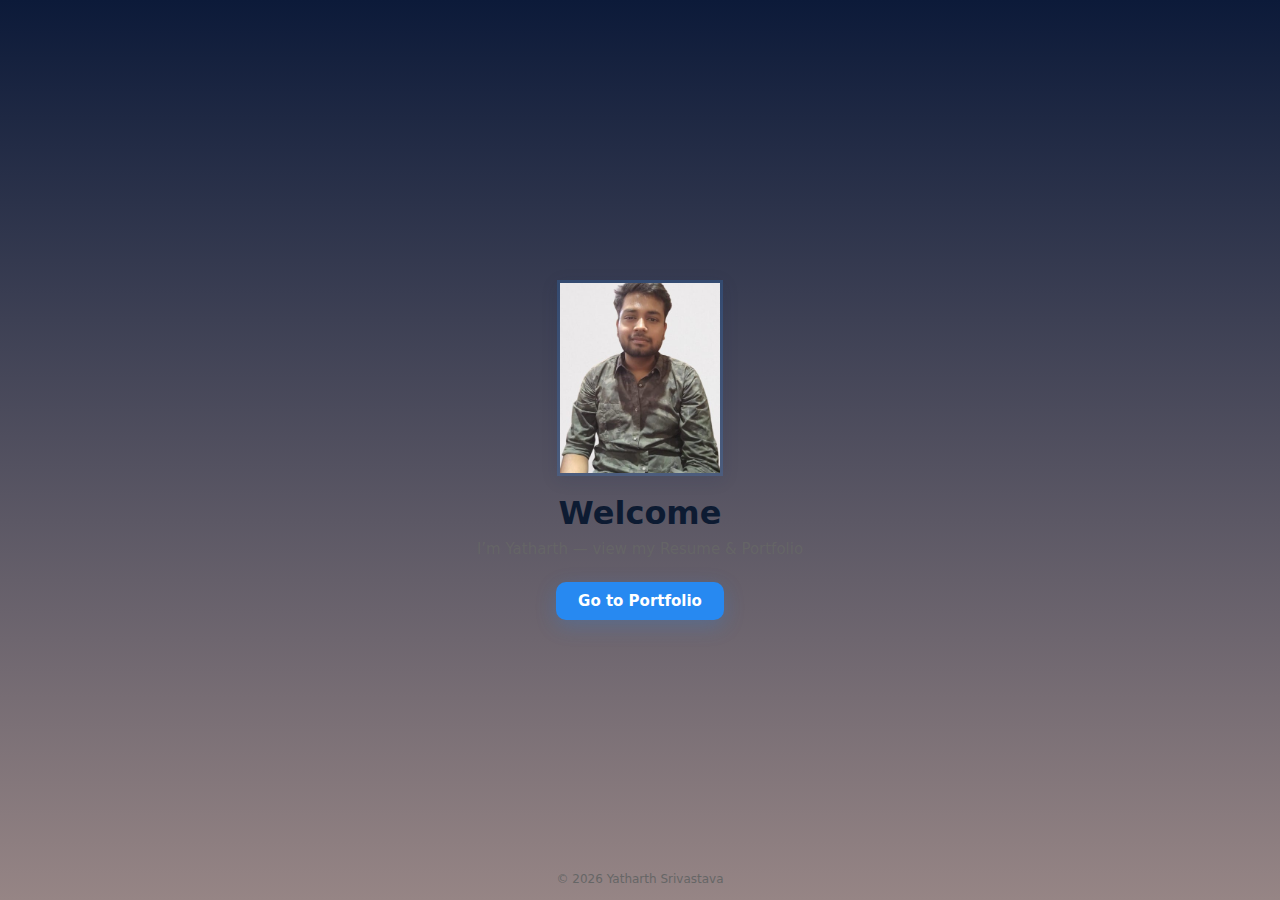
<file: index.html>
<!doctype html>
<html lang="en">
<head>
  <meta charset="utf-8">
  <meta name="viewport" content="width=device-width,initial-scale=1">
  <title>Welcome — Yatharth</title>

  <style>
    :root {
      --accent:#2789f1;
      --bg:#010308;
      --text:#123;
    }

    body {
      margin: 0;
      height: 100vh;
      display: flex;
      justify-content: center;
      align-items: center;
      flex-direction: column;
      font-family: Inter, system-ui, sans-serif;
      background: linear-gradient(180deg, #0c1a39 0%, #968585 100%);
      color: var(--text);
      text-align: center;
    }

    img {
      width: 160px;
      height: 190px;
      border-radius: 0%;
      object-fit: cover;
      border:  solid rgba(39,137,241,0.2);
      margin-bottom: 18px;
      box-shadow: 0 4px 16px rgba(28, 43, 84, 0.12);
    }

    h1 {
      margin: 0;
      font-size: 32px;
      font-weight: 700;
      color: #0d1b32;
    }

    p {
      margin-top: 8px;
      font-size: 15px;
      color: #666;
      opacity: 0.9;
      margin-bottom: 24px;
    }

    .btn {
      padding: 10px 22px;
      font-size: 15px;
      font-weight: 600;
      text-decoration: none;
      color: white;
      background: var(--accent);
      border-radius: 10px;
      box-shadow: 0 6px 20px rgba(39,137,241,0.25);
      transition: 0.2s;
    }

    .btn:hover {
      transform: translateY(-2px);
      box-shadow: 0 10px 26px rgba(39,137,241,0.35);
    }

    footer {
      position: absolute;
      bottom: 14px;
      font-size: 12px;
      color: #666;
    }
  </style>
</head>
<body>

  <!-- Profile Photo -->
  <img src="ME.jpg" alt="Profile Photo">

  <!-- Heading -->
  <h1>Welcome</h1>
  <p>I’m Yatharth — view my Resume & Portfolio</p>

  <!-- Linked Button -->
  <a href="portfolio1.html" class="btn">Go to Portfolio</a>

  <footer>© <span id="year"></span> Yatharth Srivastava</footer>

  <script>
    document.getElementById("year").textContent = new Date().getFullYear();
  </script>

</body>
</html>
</file>
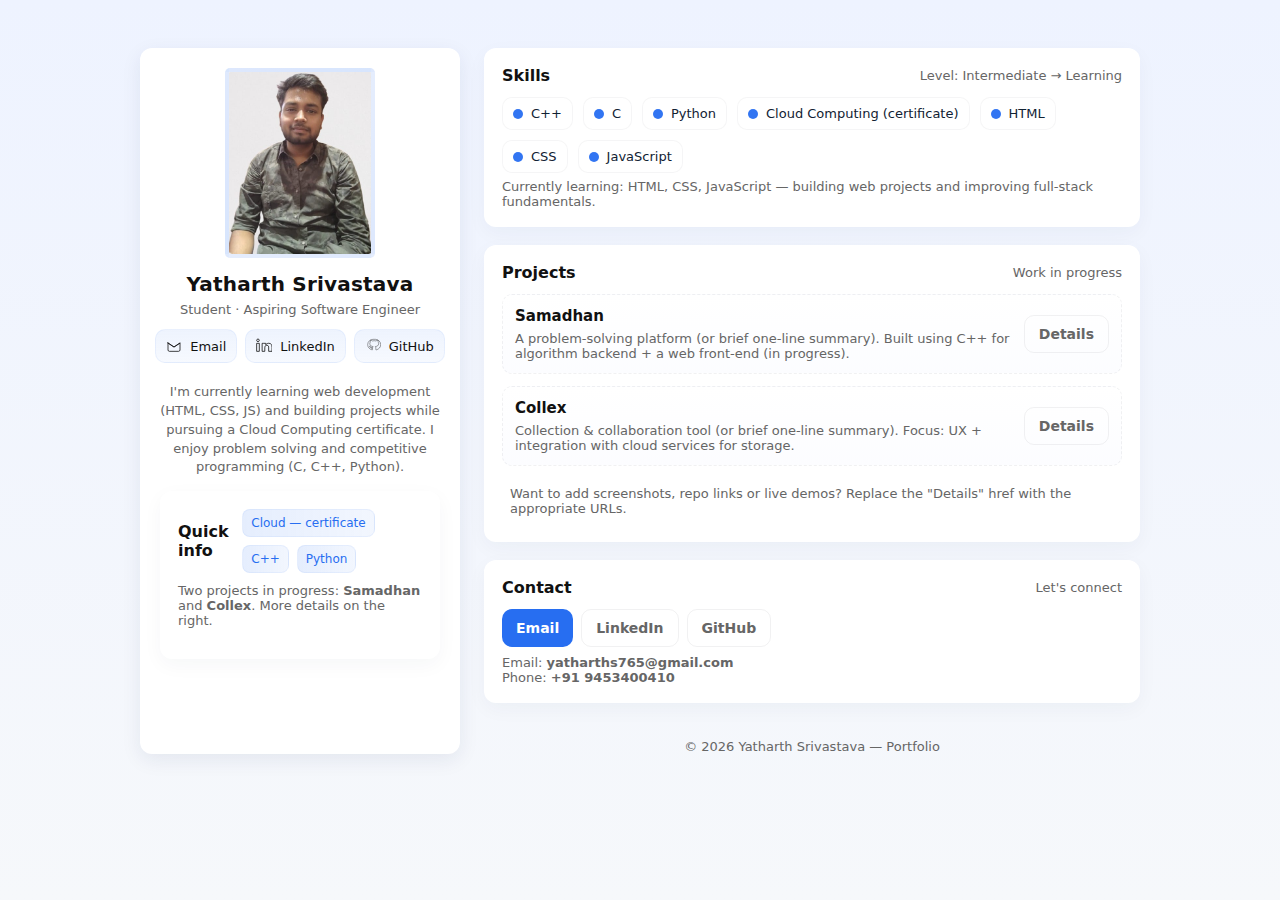
<file: portfolio.html>
<!doctype html>
<html lang="en">
<head>
  <meta charset="utf-8" />
  <meta name="viewport" content="width=device-width,initial-scale=1" />
  <title>Yatharth Srivastava — Portfolio</title>
  <style>
    :root{
      --accent:#276EF1;
      --muted:#666;
      --bg:#f6f8fb;
      --card:#ffffff;
      --glass: rgba(255,255,255,0.6);
      --radius:12px;
    }

    *{box-sizing:border-box}
    html,body{height:100%}
    body{
      margin:0;
      font-family: Inter, system-ui, -apple-system, "Segoe UI", Roboto, "Helvetica Neue", Arial;
      background: linear-gradient(180deg, #eef3ff 0%, var(--bg) 100%);
      color:#111;
      -webkit-font-smoothing:antialiased;
      -moz-osx-font-smoothing:grayscale;
      padding:24px;
    }

    .wrap{
      max-width:1000px;
      margin:24px auto;
      display:grid;
      grid-template-columns: 320px 1fr;
      gap:24px;
    }

    /* left column card */
    .profile{
      background:var(--card);
      padding:20px;
      border-radius:var(--radius);
      box-shadow: 0 6px 20px rgba(28,43,84,0.08);
      display:flex;
      flex-direction:column;
      align-items:center;
      text-align:center;
    }

    .photo{
      width:150px;
      height:190px;
      border-radius:5px;
      overflow:hidden;
      margin-bottom:14px;
      border:4px solid rgba(39,110,241,0.12);
      background:linear-gradient(135deg,#fff,#f0f6ff);
    }
    .photo img{width:100%;height:100%;object-fit:cover;display:block}

    h1{
      font-size:20px;
      margin:0 0 6px 0;
      letter-spacing:0.2px;
    }
    .role{
      color:var(--muted);
      font-size:13px;
      margin-bottom:12px;
    }

    .contact{
      width:100%;
      display:flex;
      gap:8px;
      justify-content:center;
      margin-bottom:12px;
    }
    .contact a{
      display:inline-flex;
      align-items:center;
      gap:8px;
      padding:8px 10px;
      border-radius:10px;
      text-decoration:none;
      color:inherit;
      font-size:13px;
      background: linear-gradient(180deg, rgba(39,110,241,0.08), rgba(39,110,241,0.04));
      border:1px solid rgba(39,110,241,0.06);
    }
    .contact a svg{width:16px;height:16px;display:block}

    .about{
      font-size:13px;
      color:var(--muted);
      margin-top:8px;
      line-height:1.45;
    }

    .card{
      background:var(--card);
      padding:18px;
      border-radius:var(--radius);
      box-shadow: 0 6px 20px rgba(28,43,84,0.04);
    }

    /* right column content */
    .right{
      display:flex;
      flex-direction:column;
      gap:18px;
    }

    .section-title{
      display:flex;
      align-items:center;
      justify-content:space-between;
      margin-bottom:12px;
    }
    .section-title h2{margin:0;font-size:16px}
    .skills-grid{
      display:flex;
      flex-wrap:wrap;
      gap:10px;
    }
    .skill{
      background:var(--glass);
      padding:8px 10px;
      border-radius:10px;
      font-size:13px;
      color:#123;
      border:1px solid rgba(2,6,23,0.04);
      display:inline-flex;
      align-items:center;
      gap:8px;
    }
    .skill .dot{
      width:10px;height:10px;border-radius:50%;
      background:var(--accent);
      opacity:.95;
    }

    .learning{font-size:13px;color:var(--muted);margin-top:6px}

    .project{
      display:grid;
      grid-template-columns:1fr auto;
      gap:12px;
      align-items:center;
      padding:12px;
      border-radius:10px;
      border:1px dashed rgba(16,24,40,0.06);
      background:linear-gradient(180deg, rgba(255,255,255,0.6), rgba(250,251,255,0.6));
    }
    .project h3{margin:0;font-size:15px}
    .project p{margin:6px 0 0 0;color:var(--muted);font-size:13px}

    .badges{
      display:flex;
      gap:8px;
      flex-wrap:wrap;
    }

    .badge{
      padding:6px 8px;
      border-radius:8px;
      font-size:12px;
      background:linear-gradient(90deg, rgba(39,110,241,0.12), rgba(39,110,241,0.06));
      border:1px solid rgba(39,110,241,0.06);
      color:var(--accent);
    }

    .cta{
      display:flex;
      gap:12px;
      margin-top:12px;
    }
    .btn{
      padding:10px 14px;
      border-radius:10px;
      background:var(--accent);
      color:white;
      text-decoration:none;
      font-weight:600;
      font-size:14px;
      border:none;
      display:inline-flex;
      align-items:center;
      gap:8px;
    }
    .outline{
      background:transparent;
      border:1px solid rgba(16,24,40,0.06);
      color:var(--muted);
      font-weight:600;
    }

    footer{
      margin-top:18px;
      text-align:center;
      font-size:13px;
      color:var(--muted);
    }

    /* responsive */
    @media (max-width:880px){
      .wrap{grid-template-columns:1fr; padding:0 12px}
      .photo{width:120px;height:120px}
    }

  </style>
</head>
<body>
  <div class="wrap">
    <!-- LEFT: Profile -->
    <aside class="profile">
      <div class="photo">
        <!-- Replace "photo.jpg" with your own photo filename or URL -->
        <img src="ME.jpg" alt="Yatharth Srivastava's photo">
      </div>

      <h1>Yatharth Srivastava</h1>
      <div class="role">Student · Aspiring Software Engineer</div>

      <div class="contact" aria-label="contact links">
        <!-- Replace href values with your real accounts -->
        <a href="https://mail.google.com/mail/u/0/#inbox?compose=new" title="Email">
          <!-- email icon -->
          <svg viewBox="0 0 24 24" fill="none" xmlns="http://www.w3.org/2000/svg" aria-hidden>
            <path d="M3 7.5L12 13.5L21 7.5V18C21 19.1046 20.1046 20 19 20H5C3.89543 20 3 19.1046 3 18V7.5Z" stroke="currentColor" stroke-width="1.2" stroke-linecap="round" stroke-linejoin="round"/>
            <path d="M21 7.5L12 13.5L3 7.5" stroke="currentColor" stroke-width="1.2" stroke-linecap="round" stroke-linejoin="round"/>
          </svg>
          Email
        </a>

        <a href="https://www.linkedin.com/in/yatharth-srivastava-649518306/" target="_blank" rel="noopener" title="LinkedIn">
          <!-- linkedin icon -->
          <svg viewBox="0 0 24 24" fill="none" xmlns="http://www.w3.org/2000/svg" aria-hidden>
            <path d="M4.98 3.5C4.98 4.60457 4.08457 5.5 2.98 5.5C1.87543 5.5 0.98 4.60457 0.98 3.5C0.98 2.39543 1.87543 1.5 2.98 1.5C4.08457 1.5 4.98 2.39543 4.98 3.5Z" stroke="currentColor" stroke-width="1.2"/>
            <path d="M0.98 8H4.98V20H0.98V8Z" stroke="currentColor" stroke-width="1.2"/>
            <path d="M10.98 8H14.68V10.02H14.74C15.36 9.02 16.9 7.9 19.04 7.9C23 7.9 24 10.44 24 14.18V20H19V14.92C19 13.1 18.96 10.86 16.34 10.86C13.68 10.86 13.2 12.78 13.2 14.74V20H9.2V8H10.98Z" stroke="currentColor" stroke-width="1.2"/>
          </svg>
          LinkedIn
        </a>

        <a href="https://github.com/yatharth-0108" target="_blank" rel="noopener" title="GitHub">
          <!-- github icon -->
          <svg viewBox="0 0 24 24" fill="none" xmlns="http://www.w3.org/2000/svg" aria-hidden>
            <path d="M12 2C7.61 2 4 5.61 4 10C4 13.87 6.87 16.98 10.64 17.78C11.14 17.84 11.34 17.54 11.34 17.26C11.34 17.02 11.33 16.25 11.33 15.4C8.79 15.98 8.14 14.28 8.14 14.28C7.66 13.18 7 12.9 7 12.9C6.06 12.34 7.07 12.35 7.07 12.35C8.1 12.42 8.62 13.39 8.62 13.39C9.52 14.97 11.04 14.5 11.63 14.24C11.7 13.57 11.95 13.14 12.23 12.86C9.8 12.58 7.22 11.66 7.22 8.46C7.22 7.47 7.57 6.68 8.18 6.06C8.09 5.78 7.78 4.84 8.26 3.49C8.26 3.49 9.12 3.18 11.34 4.45C12.14 4.19 13 4.06 13.86 4.06C14.72 4.06 15.58 4.19 16.38 4.45C18.6 3.18 19.46 3.49 19.46 3.49C19.94 4.84 19.63 5.78 19.54 6.06C20.15 6.68 20.5 7.47 20.5 8.46C20.5 11.67 17.92 12.58 15.48 12.85C15.87 13.18 16.22 13.82 16.22 14.82C16.22 16.28 16.2 17.44 16.2 17.26C16.2 17.54 16.4 17.84 16.9 17.78C20.67 16.97 23.54 13.86 23.54 10C23.54 5.61 19.93 2 15.54 2H12Z" stroke="currentColor" stroke-width="0.6"/>
          </svg>
          GitHub
        </a>
      </div>

      <div class="about">
        I'm currently learning web development (HTML, CSS, JS) and building projects while pursuing a Cloud Computing certificate. I enjoy problem solving and competitive programming (C, C++, Python).
      </div>

      <div style="width:100%;margin-top:14px">
        <div class="card" style="text-align:left">
          <div style="display:flex;justify-content:space-between;align-items:center">
            <strong>Quick info</strong>
            <div class="badges">
              <span class="badge">Cloud — certificate</span>
              <span class="badge">C++</span>
              <span class="badge">Python</span>
            </div>
          </div>
          <p style="margin-top:10px;font-size:13px;color:var(--muted)">Two projects in progress: <strong>Samadhan</strong> and <strong>Collex</strong>. More details on the right.</p>
        </div>
      </div>

    </aside>

    <!-- RIGHT: Main content -->
    <main class="right">

      <section class="card">
        <div class="section-title">
          <h2>Skills</h2>
          <div style="font-size:13px;color:var(--muted)">Level: Intermediate → Learning</div>
        </div>

        <div class="skills-grid" aria-hidden>
          <div class="skill"><span class="dot"></span> C++</div>
          <div class="skill"><span class="dot"></span> C</div>
          <div class="skill"><span class="dot"></span> Python</div>
          <div class="skill"><span class="dot"></span> Cloud Computing (certificate)</div>
          <div class="skill"><span class="dot"></span> HTML</div>
          <div class="skill"><span class="dot"></span> CSS</div>
          <div class="skill"><span class="dot"></span> JavaScript</div>
        </div>

        <div class="learning">Currently learning: HTML, CSS, JavaScript — building web projects and improving full-stack fundamentals.</div>
      </section>

      <section class="card">
        <div class="section-title">
          <h2>Projects</h2>
          <div style="font-size:13px;color:var(--muted)">Work in progress</div>
        </div>

        <div style="display:flex;flex-direction:column;gap:12px">
          <article class="project" aria-labelledby="p1">
            <div>
              <h3 id="p1">Samadhan</h3>
              <p>A problem-solving platform (or brief one-line summary). Built using C++ for algorithm backend + a web front-end (in progress).</p>
            </div>
            <div style="text-align:right">
              <a class="btn outline" href="#" title="Samadhan repo or demo">Details</a>
            </div>
          </article>

          <article class="project" aria-labelledby="p2">
            <div>
              <h3 id="p2">Collex</h3>
              <p>Collection & collaboration tool (or brief one-line summary). Focus: UX + integration with cloud services for storage.</p>
            </div>
            <div style="text-align:right">
              <a class="btn outline" href="#" title="Collex repo or demo">Details</a>
            </div>
          </article>

          <div style="font-size:13px;color:var(--muted);padding:8px">
            Want to add screenshots, repo links or live demos? Replace the "Details" href with the appropriate URLs.
          </div>
        </div>
      </section>

      <section class="card">
        <div class="section-title">
          <h2>Contact</h2>
          <div style="font-size:13px;color:var(--muted)">Let's connect</div>
        </div>

        <div style="display:flex;flex-direction:column;gap:8px">
          <div style="display:flex;gap:8px;flex-wrap:wrap">
            <a class="btn" href="https://mail.google.com/mail/u/0/#inbox?compose=new">Email</a>
            <a class="btn outline" href="https://www.linkedin.com/in/yatharth-srivastava-649518306/" target="_blank" rel="noopener">LinkedIn</a>
            <a class="btn outline" href="https://github.com/yatharth-0108" target="_blank" rel="noopener">GitHub</a>
          </div>

          <div style="font-size:13px;color:var(--muted)">
            Email: <strong>yatharths765@gmail.com</strong><br>
            Phone: <strong>+91 9453400410</strong>
          </div>
        </div>
      </section>

      <footer>
        © <span id="year"></span> Yatharth Srivastava — Portfolio
      </footer>

    </main>
  </div>

  <script>
    document.getElementById('year').textContent = new Date().getFullYear();
  </script>
</body>
</html>
</file>
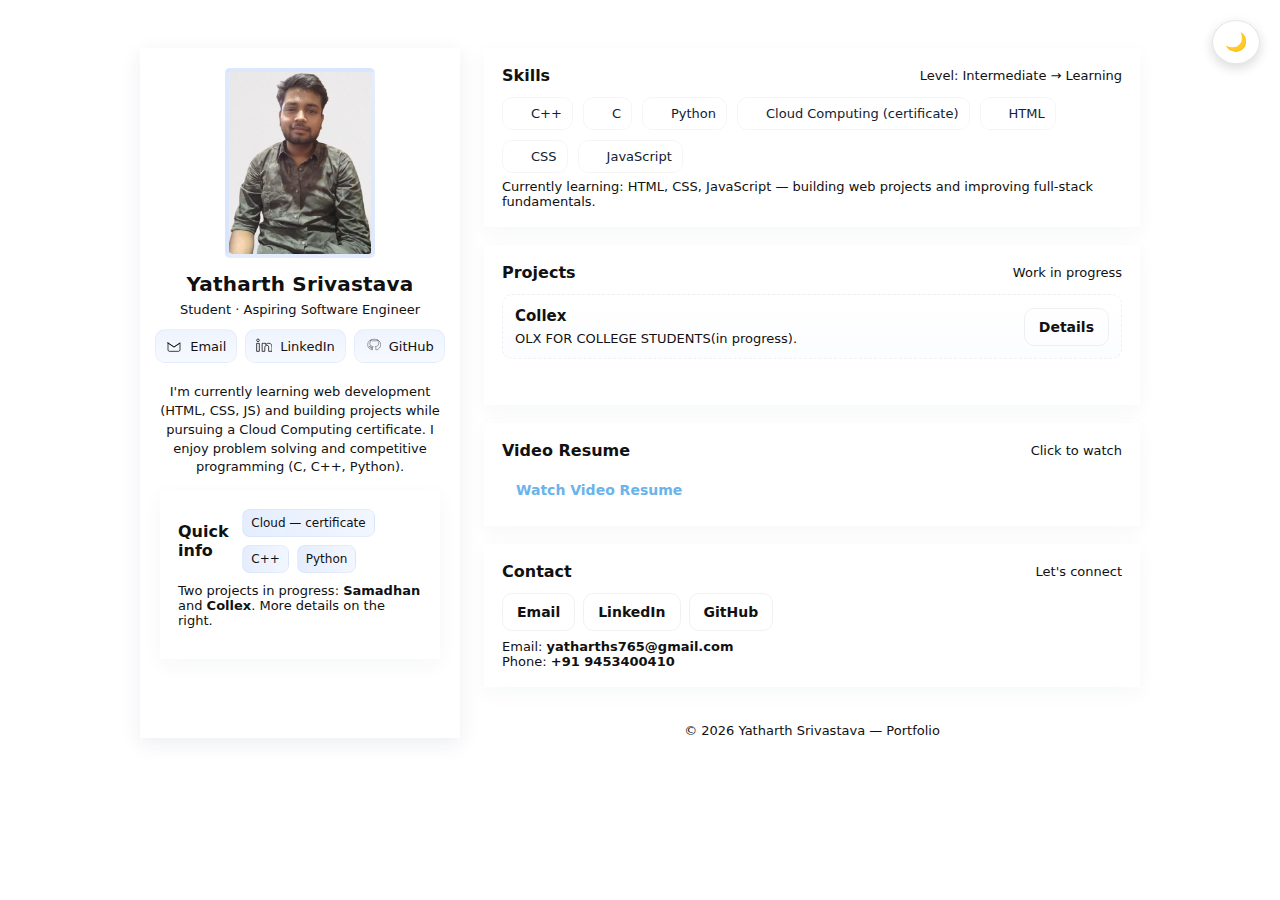
<file: portfolio1.html>
<!doctype html>
<html lang="en">
<head>
  <meta charset="utf-8" />
  <meta name="viewport" content="width=device-width,initial-scale=1" />
  <title>Yatharth Srivastava — Portfolio</title>
  <link rel="stylesheet" href="style.css" />
</head>
<body>

  <div class="wrap">
    <!-- LEFT: Profile -->
    <aside class="profile">
      <div class="photo">
        <!-- Replace "photo.jpg" with your own photo filename or URL -->
        <img src="ME.jpg" alt="Yatharth Srivastava's photo">
      </div>

      <h1>Yatharth Srivastava</h1>
      <div class="role">Student · Aspiring Software Engineer</div>

      <div class="contact" aria-label="contact links">
        <!-- Replace href values with your real accounts -->
        <a href="https://mail.google.com/mail/u/0/#inbox?compose=new" title="Email">
          <!-- email icon -->
          <svg viewBox="0 0 24 24" fill="none" xmlns="http://www.w3.org/2000/svg" aria-hidden>
            <path d="M3 7.5L12 13.5L21 7.5V18C21 19.1046 20.1046 20 19 20H5C3.89543 20 3 19.1046 3 18V7.5Z" stroke="currentColor" stroke-width="1.2" stroke-linecap="round" stroke-linejoin="round"/>
            <path d="M21 7.5L12 13.5L3 7.5" stroke="currentColor" stroke-width="1.2" stroke-linecap="round" stroke-linejoin="round"/>
          </svg>
          Email
        </a>

        <a href="https://www.linkedin.com/in/yatharth-srivastava-649518306/" target="_blank" rel="noopener" title="LinkedIn">
          <!-- linkedin icon -->
          <svg viewBox="0 0 24 24" fill="none" xmlns="http://www.w3.org/2000/svg" aria-hidden>
            <path d="M4.98 3.5C4.98 4.60457 4.08457 5.5 2.98 5.5C1.87543 5.5 0.98 4.60457 0.98 3.5C0.98 2.39543 1.87543 1.5 2.98 1.5C4.08457 1.5 4.98 2.39543 4.98 3.5Z" stroke="currentColor" stroke-width="1.2"/>
            <path d="M0.98 8H4.98V20H0.98V8Z" stroke="currentColor" stroke-width="1.2"/>
            <path d="M10.98 8H14.68V10.02H14.74C15.36 9.02 16.9 7.9 19.04 7.9C23 7.9 24 10.44 24 14.18V20H19V14.92C19 13.1 18.96 10.86 16.34 10.86C13.68 10.86 13.2 12.78 13.2 14.74V20H9.2V8H10.98Z" stroke="currentColor" stroke-width="1.2"/>
          </svg>
          LinkedIn
        </a>

        <a href="https://github.com/yatharth-0108" target="_blank" rel="noopener" title="GitHub">
          <!-- github icon -->
          <svg viewBox="0 0 24 24" fill="none" xmlns="http://www.w3.org/2000/svg" aria-hidden>
            <path d="M12 2C7.61 2 4 5.61 4 10C4 13.87 6.87 16.98 10.64 17.78C11.14 17.84 11.34 17.54 11.34 17.26C11.34 17.02 11.33 16.25 11.33 15.4C8.79 15.98 8.14 14.28 8.14 14.28C7.66 13.18 7 12.9 7 12.9C6.06 12.34 7.07 12.35 7.07 12.35C8.1 12.42 8.62 13.39 8.62 13.39C9.52 14.97 11.04 14.5 11.63 14.24C11.7 13.57 11.95 13.14 12.23 12.86C9.8 12.58 7.22 11.66 7.22 8.46C7.22 7.47 7.57 6.68 8.18 6.06C8.09 5.78 7.78 4.84 8.26 3.49C8.26 3.49 9.12 3.18 11.34 4.45C12.14 4.19 13 4.06 13.86 4.06C14.72 4.06 15.58 4.19 16.38 4.45C18.6 3.18 19.46 3.49 19.46 3.49C19.94 4.84 19.63 5.78 19.54 6.06C20.15 6.68 20.5 7.47 20.5 8.46C20.5 11.67 17.92 12.58 15.48 12.85C15.87 13.18 16.22 13.82 16.22 14.82C16.22 16.28 16.2 17.44 16.2 17.26C16.2 17.54 16.4 17.84 16.9 17.78C20.67 16.97 23.54 13.86 23.54 10C23.54 5.61 19.93 2 15.54 2H12Z" stroke="currentColor" stroke-width="0.6"/>
          </svg>
          GitHub
        </a>
      </div>

      <div class="about">
        I'm currently learning web development (HTML, CSS, JS) and building projects while pursuing a Cloud Computing certificate. I enjoy problem solving and competitive programming (C, C++, Python).
      </div>

      <div style="width:100%;margin-top:14px">
        <div class="card" style="text-align:left">
          <div style="display:flex;justify-content:space-between;align-items:center">
            <strong>Quick info</strong>
            <div class="badges">
              <a href="Screenshot 2025-12-05 002321.png" target="_blank" class="badge" style="text-decoration:none; cursor:pointer;">
  Cloud — certificate
</a>

              <span class="badge">C++</span>
              <span class="badge">Python</span>
            </div>
          </div>
          <p style="margin-top:10px;font-size:13px;color:var(--muted)">Two projects in progress: <strong>Samadhan</strong> and <strong>Collex</strong>. More details on the right.</p>
        </div>
      </div>

    </aside>

    <!-- RIGHT: Main content -->
    <main class="right">

      <section class="card">
        <div class="section-title">
          <h2>Skills</h2>
          <div style="font-size:13px;color:var(--muted)">Level: Intermediate → Learning</div>
        </div>

        <div class="skills-grid" aria-hidden>
          <div class="skill"><span class="dot"></span> C++</div>
          <div class="skill"><span class="dot"></span> C</div>
          <div class="skill"><span class="dot"></span> Python</div>
          <div class="skill"><span class="dot"></span> Cloud Computing (certificate)</div>
          <div class="skill"><span class="dot"></span> HTML</div>
          <div class="skill"><span class="dot"></span> CSS</div>
          <div class="skill"><span class="dot"></span> JavaScript</div>
        </div>

        <div class="learning">Currently learning: HTML, CSS, JavaScript — building web projects and improving full-stack fundamentals.</div>
      </section>

      <section class="card">
        <div class="section-title">
          <h2>Projects</h2>
          <div style="font-size:13px;color:var(--muted)">Work in progress</div>
        </div>

        <div style="display:flex;flex-direction:column;gap:12px">
    

         <article class="project" aria-labelledby="p2">
            <div>
              <h3 id="p2">Collex</h3>
              <p>OLX FOR COLLEGE STUDENTS(in progress).</p>
            </div>
            <div style="text-align:right">
              <a class="btn outline" href="WhatsApp Image 2025-11-02 at 23.15.53_64ecf247.jpg" title="Collex demo">Details</a>
            </div>
          </article>

          <div style="font-size:13px;color:var(--muted);padding:8px">
          </div>
        </div>
      </section>
      <section class="card">
  <div class="section-title">
    <h2>Video Resume</h2>
    <div style="font-size:13px;color:var(--muted)">Click to watch</div>
  </div>

  <a href="https://drive.google.com/file/d/14wabUkgr0It_l_4V0NfFPxO-iW4LlA0C/view?usp=drivesdk" target="_blank" class="btn" style="width:max-content;">
    Watch Video Resume
  </a>
</section>

      <section class="card">
        <div class="section-title">
          <h2>Contact</h2>
          <div style="font-size:13px;color:var(--muted)">Let's connect</div>
        </div>

        <div style="display:flex;flex-direction:column;gap:8px">
          <div style="display:flex;gap:8px;flex-wrap:wrap">
            <a class="btn outline" href="https://mail.google.com/mail/u/0/#inbox?compose=new">Email</a>
            <a class="btn outline" href="https://www.linkedin.com/in/yatharth-srivastava-649518306/" target="_blank" rel="noopener">LinkedIn</a>
            <a class="btn outline" href="https://github.com/yatharth-0108" target="_blank" rel="noopener">GitHub</a>
          </div>

          <div style="font-size:13px;color:var(--muted)">
            Email: <strong>yatharths765@gmail.com</strong><br>
            Phone: <strong>+91 9453400410</strong>
          </div>
        </div>
      </section>

      <footer>
        © <span id="year"></span> Yatharth Srivastava — Portfolio
      </footer>
      <button id="themeToggle" class="theme-toggle">🌙</button>



    </main>
  </div>

  <script>
  const toggle = document.getElementById('themeToggle');
  const body = document.body;

  // Load saved theme
  if (localStorage.getItem("theme") === "dark") {
    body.classList.add("dark");
    toggle.textContent = "☀️";
  }

  toggle.addEventListener("click", () => {
    body.classList.toggle("dark");

    if (body.classList.contains("dark")) {
      toggle.textContent = "☀️";
      localStorage.setItem("theme", "dark");
    } else {
      toggle.textContent = "🌙";
      localStorage.setItem("theme", "light");
    }
  });

  document.getElementById('year').textContent = new Date().getFullYear();
</script>

</body>
</html>
</file>
<file: style.css>
<style>
    :root{
      --accent:#276EF1;
      --muted:#666;
      --bg:#f6f8fb;
      --card:#ffffff;
      --glass: rgba(255,255,255,0.6);
      --radius:12px;
    }

    *{box-sizing:border-box}
    html,body{height:100%}
    body{
      margin:0;
      font-family: Inter, system-ui, -apple-system, "Segoe UI", Roboto, "Helvetica Neue", Arial;
      background: linear-gradient(180deg, #eef3ff 0%, var(--bg) 100%);
      color:#111;
      -webkit-font-smoothing:antialiased;
      -moz-osx-font-smoothing:grayscale;
      padding:24px;
    }

    .wrap{
      max-width:1000px;
      margin:24px auto;
      display:grid;
      grid-template-columns: 320px 1fr;
      gap:24px;
    }

    /* left column card */
    .profile{
      background:var(--card);
      padding:20px;
      border-radius:var(--radius);
      box-shadow: 0 6px 20px rgba(28,43,84,0.08);
      display:flex;
      flex-direction:column;
      align-items:center;
      text-align:center;
    }

    .photo{
      width:150px;
      height:190px;
      border-radius:5px;
      overflow:hidden;
      margin-bottom:14px;
      border:4px solid rgba(39,110,241,0.12);
      background:linear-gradient(135deg,#fff,#f0f6ff);
    }
    .photo img{width:100%;height:100%;object-fit:cover;display:block}

    h1{
      font-size:20px;
      margin:0 0 6px 0;
      letter-spacing:0.2px;
    }
    .role{
      color:var(--muted);
      font-size:13px;
      margin-bottom:12px;
    }

    .contact{
      width:100%;
      display:flex;
      gap:8px;
      justify-content:center;
      margin-bottom:12px;
    }
    .contact a{
      display:inline-flex;
      align-items:center;
      gap:8px;
      padding:8px 10px;
      border-radius:10px;
      text-decoration:none;
      color:inherit;
      font-size:13px;
      background: linear-gradient(180deg, rgba(39,110,241,0.08), rgba(39,110,241,0.04));
      border:1px solid rgba(39,110,241,0.06);
    }
    .contact a svg{width:16px;height:16px;display:block}

    .about{
      font-size:13px;
      color:var(--muted);
      margin-top:8px;
      line-height:1.45;
    }

    .card{
      background:var(--card);
      padding:18px;
      border-radius:var(--radius);
      box-shadow: 0 6px 20px rgba(28,43,84,0.04);
    }

    /* right column content */
    .right{
      display:flex;
      flex-direction:column;
      gap:18px;
    }

    .section-title{
      display:flex;
      align-items:center;
      justify-content:space-between;
      margin-bottom:12px;
    }
    .section-title h2{margin:0;font-size:16px}
    .skills-grid{
      display:flex;
      flex-wrap:wrap;
      gap:10px;
    }
    .skill{
      background:var(--glass);
      padding:8px 10px;
      border-radius:10px;
      font-size:13px;
      color:#123;
      border:1px solid rgba(2,6,23,0.04);
      display:inline-flex;
      align-items:center;
      gap:8px;
    }
    .skill .dot{
      width:10px;height:10px;border-radius:50%;
      background:var(--accent);
      opacity:.95;
    }

    .learning{font-size:13px;color:var(--muted);margin-top:6px}

    .project{
      display:grid;
      grid-template-columns:1fr auto;
      gap:12px;
      align-items:center;
      padding:12px;
      border-radius:10px;
      border:1px dashed rgba(16,24,40,0.06);
      background:linear-gradient(180deg, rgba(255,255,255,0.6), rgba(250,251,255,0.6));
    }
    .project h3{margin:0;font-size:15px}
    .project p{margin:6px 0 0 0;color:var(--muted);font-size:13px}

    .badges{
      display:flex;
      gap:8px;
      flex-wrap:wrap;
    }

    .badge{
      padding:6px 8px;
      border-radius:8px;
      font-size:12px;
      background:linear-gradient(90deg, rgba(39,110,241,0.12), rgba(39,110,241,0.06));
      border:1px solid rgba(39,110,241,0.06);
      color:var(--accent);
    }

    .cta{
      display:flex;
      gap:12px;
      margin-top:12px;
    }
    .btn{
      padding:10px 14px;
      border-radius:10px;
      background:var(--accent);
      color:rgb(106, 179, 235);
      text-decoration:none;
      font-weight:600;
      font-size:14px;
      border:none;
      display:inline-flex;
      align-items:center;
      gap:8px;
    }
    .outline{
      background:transparent;
      border:1px solid rgba(16,24,40,0.06);
      color:var(--muted);
      font-weight:600;
    }
    /* THEME TOGGLE BUTTON */
.theme-toggle {
  position: fixed;
  top: 20px;
  right: 20px;
  padding: 10px 12px;
  border-radius: 50%;
  background: var(--card);
  box-shadow: 0 4px 12px rgba(0,0,0,0.15);
  border: 1px solid rgba(0,0,0,0.1);
  cursor: pointer;
  font-size: 18px;
  z-index: 999;
}

/* DARK MODE VARIABLES */
body.dark {
  --accent: #4c8dff;
  --muted: #aaa;
  --bg: #0f1116;
  --card: #1a1c22;
  --glass: rgba(40,40,40,0.6);
  color: #f5f6f7;
  background: linear-gradient(180deg, #0b0c10 0%, #111318 100%);
}

/* Dark mode shadows and borders */
body.dark .card,
body.dark .profile {
  box-shadow: 0 6px 20px rgba(0, 0, 0, 0.35);
}

body.dark .project {
  border-color: rgba(255,255,255,0.1);
  background: linear-gradient(180deg, rgba(30,30,30,0.6), rgba(20,20,20,0.6));
}

body.dark .contact a,
body.dark .skill,
body.dark .badge,
body.dark .btn.outline {
  border-color: rgba(255,255,255,0.15);
  background: rgba(255,255,255,0.05);
  color: #e5e6e7;
}

    footer{
      margin-top:18px;
      text-align:center;
      font-size:13px;
      color:var(--muted);
    }

    /* responsive */
    @media (max-width:880px){
      .wrap{grid-template-columns:1fr; padding:0 12px}
      .photo{width:120px;height:120px}
    }

  </style>
</file>
